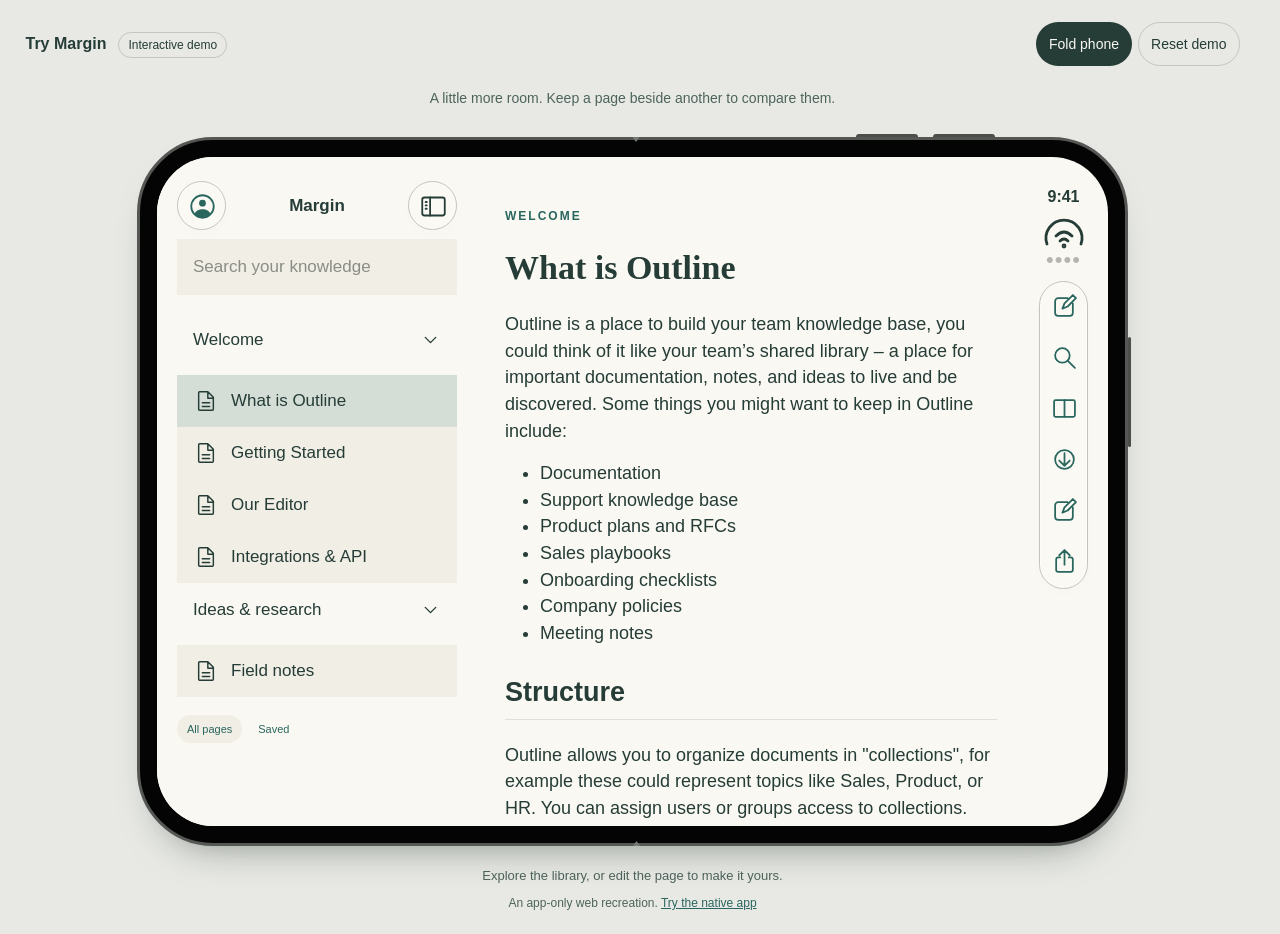
<file: site/demo/index.html>
<!doctype html>
<html lang="en">
<head><meta charset="utf-8"><meta name="viewport" content="width=device-width, initial-scale=1"><title>Try Margin</title><link rel="stylesheet" href="demo.css"></head>
<body>
<main class="demo">
<div class="demo-controls"><div><strong>Try Margin</strong><span class="badge">Interactive demo</span></div><div class="actions"><button id="fold" aria-pressed="false">Fold phone</button><button id="reset">Reset demo</button></div></div>
<p class="hint" id="hint">A little more room. Keep a page beside another to compare them.</p>
<div class="stage"><section class="device" id="device" aria-label="Unfolded phone">
<span class="hinge" aria-hidden="true"></span><div class="screen" id="screen" data-theme="paper">
<div class="workspace" id="workspace">
<aside id="library" aria-label="Document library"><div class="library-heading"><button id="settings-open" aria-label="Settings"></button><strong>Margin</strong><button id="library-toggle" aria-label="Hide library" aria-expanded="true"></button></div><input type="search" id="search" placeholder="Search your knowledge" aria-label="Search documents"><div id="document-list"></div><div class="filter"><button id="all" aria-pressed="true">All pages</button><button id="saved" aria-pressed="false">Saved</button></div><p class="local-note">Your own little workspace.<br>Edits stay in this browser.</p></aside>
<div class="readers" id="readers"><div class="pane-switch" id="pane-switch" hidden><button id="document-tab" aria-pressed="true">Document</button><button id="reference-tab" aria-pressed="false">Reference</button></div><div class="panes"><section class="reader" id="primary" aria-label="Document"></section><section class="reader reference" id="reference" aria-label="Reference" hidden></section></div></div>
</div>
<div class="side-rail"><div class="duo-status" aria-hidden="true"><strong>9:41</strong><svg viewBox="0 0 44 44"><path d="M5 30a18 18 0 1 1 34 0"/><path d="M14 22q8-8 16 0m-12 5q4-4 8 0"/><circle cx="22" cy="32" r="1"/></svg><span>••••</span></div><button id="back-library" class="glass" aria-label="Show library"></button><nav class="rail-actions glass" aria-label="Document actions"><button id="new" aria-label="New document"></button><button id="search-open" aria-label="Search"></button><button id="pin-page" aria-label="Keep beside"></button><button id="save-page" aria-label="Save offline"></button><button id="edit-page" aria-label="Edit document"></button><button id="share-page" aria-label="Share document"></button></nav></div>
<dialog id="settings"><form method="dialog"><div class="dialog-heading"><h2>Settings</h2><button aria-label="Close settings">Done</button></div><p class="eyebrow">Appearance</p><label for="theme">Color theme</label><select id="theme"><option value="system">System</option><option value="paper">Paper</option><option value="sepia">Sepia</option><option value="night">Night</option></select><label for="font-size">Text size <output id="font-value">18 pt</output></label><input id="font-size" type="range" min="14" max="30" step="2" value="18"><div class="preview"><h3>Space for a second thought.</h3><p>Your knowledge, comfortably within reach.</p></div><p class="local-note">This demo uses sample documents. No sign-in needed.</p></form></dialog>
<dialog id="reset-dialog"><form method="dialog"><h2>Start fresh?</h2><p>This removes your demo edits, drafts, saved pages, and appearance choices.</p><div class="actions"><button value="cancel">Cancel</button><button value="reset" class="solid">Reset demo</button></div></form></dialog>
</div></section></div>
<p id="announcement" class="announcement" role="status" aria-live="polite">Explore the library, or edit the page to make it yours.</p>
<p class="caption">An app-only web recreation. <a href="https://testflight.apple.com/join/gPusnWHR" target="_blank" rel="noopener">Try the native app</a></p>
</main><script src="demo.js"></script>
</body></html>
</file>
<file: site/demo/demo.css>
/* App surfaces, then Duo hardware and native chrome matched to Device Hub. */
* {
  box-sizing:border-box;
}

html {
  /* Keep device scaling independent of whether the page needs to scroll. */
  overflow-y:scroll;
  scrollbar-gutter:stable;
}

body {
  margin:0;
  background:#e8ede6;
  color:#253c37;
  font:14px/1.5 -apple-system,BlinkMacSystemFont,"Segoe UI",sans-serif;
}

button,input,select,textarea {
  font:inherit;
}

button,a,input,select,textarea {
  -webkit-tap-highlight-color:transparent;
}

button {
  cursor:pointer;
  min-height:44px;
  border:0;
  background:transparent;
  color:inherit;
  border-radius:10px;
  padding:8px 12px;
}

button:hover {
  background:#29665e15;
}

button:focus-visible,a:focus-visible,input:focus-visible,textarea:focus-visible,select:focus-visible {
  outline:3px solid #488c7e;
  outline-offset:2px;
}

button:disabled {
  opacity:.4;
  cursor:default;
}

[hidden] {
  display:none!important;
}

.demo {
  padding:24px;
  max-width:1250px;
  margin:auto;
}

.demo-controls {
  display:flex;
  align-items:center;
  justify-content:space-between;
  gap:12px;
}

.demo-controls strong {
  font-size:16px;
}

.badge {
  margin-left:12px;
  font-size:12px;
  border:1px solid #253c3733;
  border-radius:20px;
  padding:5px 9px;
}

.actions {
  display:flex;
  gap:6px;
  align-items:center;
}

.demo-controls button {
  border:1px solid #253c3733;
  border-radius:24px;
}

.demo-controls #fold {
  background:#253c37;
  color:#faf8f2;
  border-color:transparent;
}

.hint {
  text-align:center;
  color:#4d645b;
  margin:22px 0;
}

.stage {
  display:flex;
  justify-content:center;
  align-items:flex-start;
  min-width:0;
}

.device {
  width:100%;
  max-width:1080px;
  padding:9px;
  background:#232725;
  border:2px solid #666c66;
  border-radius:39px;
  box-shadow:0 24px 38px -20px #10251c70,0 0 0 1px #202b23;
  transition:max-width .4s ease;
}

.device.folded {
  max-width:390px;
}

.screen {
  --bg:#faf8f2;
  --fg:#253c37;
  --surface:#f1eee5;
  --accent:#29665e;
  --line:#253c3720;
  --muted:#586960;
  background:var(--bg);
  color:var(--fg);
  height:640px;
  border-radius:29px;
  overflow:hidden;
  display:flex;
  flex-direction:column;
  position:relative;
  isolation:isolate;
}

.screen[data-theme=sepia] {
  --bg:#efe2c6;
  --fg:#493b2c;
  --surface:#e6d6b6;
  --muted:#68563f;
  --line:#493b2c25;
}

.screen[data-theme=night] {
  --bg:#172321;
  --fg:#e5eae2;
  --surface:#22332f;
  --accent:#a7cdbb;
  --muted:#b2bdb4;
  --line:#e5eae225;
}

.screen[data-theme=system] {
  --bg:#fff;
  --fg:#1d211f;
  --surface:#f2f3f2;
  --muted:#5a645e;
}

@media(prefers-color-scheme:dark) {
  .screen[data-theme=system] {
    --bg:#172321;
    --fg:#e5eae2;
    --surface:#22332f;
    --accent:#a7cdbb;
    --muted:#b2bdb4;
    --line:#e5eae225;
  }
}

.status-bar {
  height:30px;
  flex-shrink:0;
  display:flex;
  align-items:center;
  justify-content:space-between;
  padding:5px 24px 0;
  font-size:12px;
  font-weight:600;
}

.camera {
  width:8px;
  height:8px;
  background:#202322;
  border-radius:50%;
  box-shadow:0 0 0 3px #7772;
}

.folded .camera {
  width:65px;
  height:18px;
  border-radius:20px;
}

.app-bar {
  display:flex;
  align-items:center;
  padding:3px 12px;
  border-bottom:1px solid var(--line);
  gap:8px;
  flex-shrink:0;
}

.app-bar button {
  font-size:22px;
  color:var(--accent);
}

.app-name {
  font:600 24px Georgia,serif;
  flex:1;
}

.workspace {
  display:flex;
  flex:1;
  min-height:0;
  position:relative;
}

aside {
  width:240px;
  flex-shrink:0;
  border-right:1px solid var(--line);
  background:var(--surface);
  padding:20px 12px;
  overflow:auto;
}

.library-heading {
  font-weight:600;
  padding:0 8px 14px;
}

input[type=search] {
  width:100%;
  padding:10px;
  border:1px solid var(--line);
  border-radius:10px;
  background:var(--bg);
  color:var(--fg);
  min-height:44px;
}

.filter {
  display:flex;
  gap:4px;
  margin:10px 0;
}

.filter button {
  flex:1;
  font-size:13px;
}

.filter button[aria-pressed=true],.pane-switch button[aria-pressed=true] {
  background:var(--bg);
  box-shadow:0 1px 4px #0001;
}

.collection {
  font-size:12px;
  letter-spacing:1px;
  text-transform:uppercase;
  color:var(--muted);
  margin:20px 8px 8px;
}

.document-button {
  display:block;
  text-align:left;
  width:100%;
  margin:3px 0;
  padding:12px;
  line-height:1.4;
}

.document-button[aria-current=page] {
  background:var(--accent);
  color:var(--bg);
}

.document-button small {
  display:block;
  opacity:.8;
  margin-top:3px;
}

.local-note {
  color:var(--muted);
  font-size:12px;
  margin:24px 8px;
  line-height:1.6;
}

.readers {
  flex:1;
  min-width:0;
  display:flex;
  flex-direction:column;
}

.panes {
  display:flex;
  flex:1;
  min-height:0;
}

.reader {
  flex:1;
  min-width:0;
  display:flex;
  flex-direction:column;
}

.reference {
  border-left:1px solid var(--line);
}

.reader-toolbar {
  display:flex;
  align-items:center;
  gap:2px;
  padding:5px 8px;
  min-height:54px;
  border-bottom:1px solid var(--line);
  color:var(--accent);
  flex-shrink:0;
}

.reader-toolbar button {
  padding:6px 9px;
  font-size:13px;
}

.reader-toolbar .spacer {
  flex:1;
}

.reference-label {
  font-size:11px;
  letter-spacing:1px;
}

.page {
  padding:28px;
  overflow:auto;
  flex:1;
  overscroll-behavior:contain;
  scrollbar-width:thin;
}

.eyebrow {
  font-size:11px;
  letter-spacing:1.6px;
  text-transform:uppercase;
  color:var(--accent);
  font-weight:600;
}

.page h1 {
  font:500 32px/1.15 Georgia,serif;
  margin:14px 0 26px;
  overflow-wrap:anywhere;
}

.markdown {
  font-size:var(--reading-size,18px);
  line-height:1.65;
  overflow-wrap:anywhere;
}

.markdown h1,.markdown h2,.markdown h3 {
  font-family:Georgia,serif;
  font-weight:500;
  line-height:1.25;
  margin:24px 0 14px;
}

.markdown h1 {
  font-size:1.65em;
}

.markdown h2 {
  font-size:1.35em;
}

.markdown h3 {
  font-size:1.15em;
}

.markdown p {
  margin:0 0 20px;
}

.markdown ul {
  padding-left:23px;
}

.markdown blockquote {
  margin:20px 0;
  padding:4px 16px;
  border-left:3px solid var(--accent);
  color:var(--muted);
}

.markdown code {
  font-size:.85em;
  background:var(--surface);
  padding:2px 4px;
  border-radius:4px;
}

.markdown a {
  color:var(--accent);
}

.pane-switch {
  padding:5px;
  display:flex;
  background:var(--surface);
}

.pane-switch button {
  flex:1;
  min-height:36px;
}

.home-indicator {
  height:5px;
  width:100px;
  background:var(--fg);
  opacity:.7;
  margin:9px auto 7px;
  border-radius:5px;
  flex-shrink:0;
}

.announcement,.caption {
  text-align:center;
  font-size:13px;
  color:#4d645b;
  margin:20px 0 0;
}

.caption {
  margin-top:8px;
  font-size:12px;
}

.caption a {
  color:#29665e;
}

.solid {
  background:var(--accent)!important;
  color:var(--bg)!important;
}

.screen dialog {
  position:absolute;
  inset:0;
  margin:auto;
  max-width:calc(100% - 32px);
  max-height:calc(100% - 64px);
  width:390px;
  border:1px solid var(--line);
  border-radius:20px;
  background:var(--bg);
  color:var(--fg);
  padding:24px;
  box-shadow:0 20px 70px #0004;
}

.screen dialog::backdrop {
  background:#10251c66;
}

.dialog-heading {
  display:flex;
  justify-content:space-between;
  align-items:center;
}

.dialog-heading h2 {
  font:500 28px Georgia,serif;
  margin:0;
}

.screen label {
  display:block;
  margin:20px 0 8px;
}

.screen select {
  background:var(--surface);
  color:var(--fg);
  border:1px solid var(--line);
  padding:12px;
  border-radius:8px;
  width:100%;
}

.screen input[type=range] {
  width:100%;
  accent-color:var(--accent);
}

output {
  float:right;
  color:var(--muted);
}

.preview {
  background:var(--surface);
  padding:16px;
  border-radius:12px;
  margin-top:22px;
  font-size:var(--reading-size,18px);
}

.preview h3 {
  font:500 24px Georgia,serif;
  margin:0;
}

.editor {
  display:flex;
  flex-direction:column;
  flex:1;
  min-height:0;
  padding:16px;
  gap:12px;
}

.editor input,.editor textarea {
  width:100%;
  border:1px solid var(--line);
  border-radius:8px;
  padding:12px;
  background:var(--bg);
  color:var(--fg);
}

.editor input {
  font:24px Georgia,serif;
}

.editor textarea {
  resize:none;
  flex:1;
  min-height:100px;
  font:15px/1.6 ui-monospace,monospace;
}

.formatting {
  display:flex;
  gap:4px;
  flex-wrap:wrap;
}

.formatting button {
  background:var(--surface);
  min-height:36px;
}

.editor-note {
  font-size:12px;
  color:var(--muted);
  margin:0;
}

.compact aside {
  position:absolute;
  inset:0 auto 0 0;
  width:min(290px,100%);
  z-index:3;
  box-shadow:12px 0 30px #0002;
}

.library-closed aside {
  display:none;
}

.compact .reader-toolbar button {
  font-size:12px;
  padding:6px 8px;
}

.compact .page {
  padding:24px;
}

.empty {
  padding:24px;
  color:var(--muted);
}

@media(max-width:600px) {
  .demo {
    padding:16px 10px;
  }
  .demo-controls {
    flex-wrap:wrap;
    justify-content:center;
  }
  .demo-controls>div:first-child {
    width:100%;
    text-align:center;
  }
  .hint {
    font-size:13px;
    margin:16px 8px;
  }
  .screen {
    height:620px;
  }
  .badge {
    margin-left:8px;
  }
  .device {
    border-radius:32px;
    padding:6px;
  }
  .screen {
    border-radius:24px;
  }
}

@media(prefers-reduced-motion:reduce) {
  .device {
    transition:none;
  }
}

body {
  background:#e8e9e5;
}

.demo {
  padding:22px 18px;
}

.stage {
  position:relative;
  display:block;
  width:100%;
  margin:28px auto 0;
  height:709px;
}

.device {
  position:absolute;
  left:50%;
  margin-left:calc(var(--device-width,991px) / -2);
  max-width:none!important;
  padding:17px;
  background:#030403;
  border:3px solid #555754;
  border-radius:76px;
  transform-origin:top center;
  transition:none;
  box-shadow:0 22px 38px -24px #15251e80;
  overflow:visible;
}

.device:before,.device:after {
  content:"";
  position:absolute;
  z-index:-1;
  background:#4c4e4b;
}

.device:before {
  right:130px;
  top:-6px;
  width:62px;
  height:3px;
  border-radius:3px 3px 0 0;
  box-shadow:-77px 0 #4c4e4b;
}

.device:after {
  right:-6px;
  top:28%;
  height:110px;
  width:3px;
  border-radius:2px;
}

.device .hinge {
  position:absolute;
  left:50%;
  top:-3px;
  bottom:-3px;
  width:7px;
  pointer-events:none;
}

.device .hinge:before,.device .hinge:after {
  content:"";
  position:absolute;
  left:0;
  width:7px;
  height:5px;
  background:#777b76;
  clip-path:polygon(0 0,100% 0,50% 100%);
}

.device .hinge:before {
  top:0;
}

.device .hinge:after {
  bottom:0;
  transform:rotate(180deg);
}

.device.folded {
  padding:9px;
  border-radius:12px 76px 76px 12px;
  box-shadow:-5px 0 0 #3b3d3a,-9px 0 0 #494b48,0 22px 38px -24px #15251e80;
}

.screen {
  width:951px;
  height:669px;
  border-radius:56px;
  display:block;
  overflow:hidden;
}

.folded .screen {
  border-radius:5px 61px 61px 5px;
}

.folded .screen:after {
  content:"";
  position:absolute;
  right:30px;
  top:28px;
  width:36px;
  height:36px;
  background:#000;
  border-radius:50%;
  z-index:5;
  pointer-events:none;
}

.folded .hinge {
  display:none;
}

.device.folded:before {
  right:100px;
}

.workspace {
  position:absolute;
  inset:0 83px 0 0;
  height:100%;
  display:flex;
}

.screen svg {
  width:24px;
  height:24px;
  fill:none;
  stroke:currentColor;
  stroke-width:1.6;
  stroke-linecap:round;
  stroke-linejoin:round;
}

.screen button {
  border-radius:0;
  color:var(--accent);
}

aside {
  width:320px;
  padding:24px 20px 0;
  border:0;
  background:var(--bg);
  scrollbar-width:none;
}

.library-heading {
  height:49px;
  display:flex;
  align-items:center;
  justify-content:space-between;
  padding:0;
  margin-bottom:9px;
  font-size:17px;
  color:var(--fg);
}

.library-heading strong {
  font-weight:600;
}

.library-heading button {
  border:1px solid #c4c3ba;
  border-radius:50%;
  width:49px;
  height:49px;
  padding:11px;
  box-shadow:inset 0 0 0 1px #fff9,0 5px 14px #00000003;
  background:color-mix(in srgb,var(--bg) 86%,white);
}

.library-heading button svg {
  width:27px;
  height:27px;
}

.library-heading #library-toggle {
  color:var(--fg);
}

input[type=search] {
  height:56px;
  border:0;
  border-radius:0;
  background:var(--surface);
  font-size:17px;
  padding:12px 16px;
  margin-top:0;
}

input[type=search]::placeholder {
  color:#898d85;
}

.filter {
  margin:18px 0;
  gap:6px;
}

.filter button {
  min-height:28px;
  font-size:11px;
  padding:3px 10px;
  border-radius:20px;
  flex:none;
  white-space:nowrap;
}

.filter button[aria-pressed=true] {
  box-shadow:none;
  background:var(--surface);
}

.collection {
  display:flex;
  align-items:center;
  justify-content:space-between;
  font-size:17px;
  font-weight:500;
  text-transform:none;
  letter-spacing:0;
  color:var(--fg);
  padding:14px 16px;
  margin:0 0 8px;
  height:54px;
}

.collection svg {
  width:21px;
}

#document-list>.collection:first-child {
  margin-top:18px;
}

.document-button {
  display:flex;
  gap:14px;
  align-items:center;
  min-height:52px;
  background:var(--surface);
  margin:0;
  padding:12px 18px;
  color:var(--fg)!important;
  font-size:17px;
  line-height:1.4;
}

.document-button svg {
  width:22px;
  height:26px;
  flex-shrink:0;
}

.document-button[aria-current=page] {
  background:color-mix(in srgb,var(--accent) 18%,var(--bg));
  color:var(--fg);
}

.document-button small {
  font-size:11px;
}

.local-note {
  display:none;
}

.readers {
  height:100%;
  padding:0;
}

.reader {
  position:relative;
}

.reader-toolbar {
  display:none;
}

.reference .reader-toolbar {
  display:flex;
  min-height:44px;
  height:44px;
  padding:0 20px;
  border:0;
  background:var(--surface);
}

.reference .reader-toolbar button {
  border-radius:20px;
}

.reference {
  border-color:var(--line);
}

.page {
  padding:50px 28px 24px;
  font-size:18px;
  scrollbar-width:none;
}

.page>.eyebrow {
  font-size:12px;
  letter-spacing:2px;
  font-weight:600;
  line-height:18px;
}

.page h1 {
  font:bold 34px/1.15 Georgia,serif;
  margin:23px 0 24px;
}

.markdown {
  font-size:var(--reading-size,18px);
  line-height:1.48;
}

.markdown p {
  margin:0 0 16px;
}

.markdown ul {
  padding-left:35px;
  margin:16px 0 26px;
}

.markdown li {
  padding-left:0;
  margin:0;
}

.markdown h2 {
  font:600 1.5em/1.3 -apple-system,BlinkMacSystemFont,"Segoe UI",sans-serif;
  border-bottom:1px solid var(--line);
  padding-bottom:9px;
  margin-top:28px;
  margin-bottom:22px;
}

.side-rail {
  position:absolute;
  right:20px;
  top:30px;
  bottom:20px;
  width:49px;
  display:flex;
  align-items:center;
  flex-direction:column;
}

.duo-status {
  display:flex;
  flex-direction:column;
  align-items:center;
  color:var(--fg);
  height:94px;
  flex-shrink:0;
}

.duo-status strong {
  font-size:16px;
  line-height:20px;
}

.duo-status svg {
  width:44px;
  height:44px;
  stroke-width:2.8;
  margin-top:7px;
}

.duo-status span {
  font-size:22px;
  line-height:4px;
  letter-spacing:1px;
  color:#b5b6b0;
}

.glass {
  border:1px solid #c4c3ba!important;
  box-shadow:inset 0 0 0 1px #fff9,0 5px 14px #00000003;
  background:color-mix(in srgb,var(--bg) 86%,white);
}

.rail-actions {
  display:flex;
  flex-direction:column;
  border-radius:26px;
  align-items:center;
  padding:0;
  width:49px;
  overflow:hidden;
  flex-shrink:0;
}

.rail-actions button {
  width:47px;
  height:51px;
  min-height:51px;
  padding:12px;
  border-radius:50%;
}

.rail-actions svg {
  width:25px;
  height:25px;
  stroke-width:1.7;
}

.side-rail #back-library {
  display:none;
  flex-shrink:0;
  width:49px;
  height:49px;
  border-radius:50%;
  padding:10px;
  color:var(--fg);
  margin:0 0 11px;
}

.library-closed~.side-rail #back-library {
  display:block;
}

.folded .side-rail {
  top:82px;
}

.folded .duo-status {
  height:92px;
}

.compact .page {
  padding:50px 28px 24px;
}

.compact aside {
  width:100%;
  box-shadow:none;
  padding:24px 20px;
  z-index:4;
}

.compact .collection {
  font-size:17px;
}

.pane-switch {
  margin:14px 16px 0;
  border-radius:12px;
  padding:3px;
  flex-shrink:0;
}

.pane-switch button {
  border-radius:10px;
  min-height:32px;
}

.pane-switch:not([hidden])+.panes .page {
  padding-top:22px;
}

.editing .reader-toolbar {
  display:flex;
}

.editing .side-rail #pin-page,.editing .side-rail #save-page {
  opacity:.3;
  pointer-events:none;
}

.editor {
  padding-top:20px;
}

.editor-note {
  font-size:12px;
}

.editor button {
  border-radius:8px;
}

.screen dialog {
  z-index:10;
}

.screen dialog .local-note {
  display:block;
}

.preview h3 {
  font:500 24px Georgia,serif;
}

.screen dialog button {
  border-radius:10px;
}

.screen dialog .dialog-heading button {
  color:var(--accent);
}

.announcement {
  min-height:20px;
}

.caption {
  font-size:12px;
}

@media(max-width:600px) {
  .demo {
    padding:16px 10px;
  }
  .hint {
    min-height:38px;
  }
  .stage {
    margin-top:16px;
  }
  .device {
    padding:17px;
    border-radius:76px;
  }
  .screen {
    border-radius:56px;
  }
  .device.folded {
    padding:9px;
    border-radius:12px 76px 76px 12px;
  }
  .folded .screen {
    border-radius:5px 61px 61px 5px;
  }
  .announcement {
    margin-top:22px;
  }
}

/* Only the inert visual copies enter 3D space; the live app stays mounted. */
.fold-scene {
  position:absolute;
  inset:0;
  perspective:1800px;
  perspective-origin:50% 45%;
  pointer-events:none;
  z-index:20;
}
.fold-rig {
  position:absolute;
  top:0;
  left:50%;
  width:991px;
  height:709px;
  margin-left:-495.5px;
  transform-origin:50% 0;
  transform-style:preserve-3d;
}
.fold-wing, .fold-stationary {
  position:absolute;
  top:0;
  width:495.5px;
  height:709px;
}
.fold-stationary {
  left:495.5px;
  overflow:hidden;
  border-radius:0 76px 76px 0;
  transform:translateZ(-1px);
}
.fold-wing {
  left:0;
  transform-origin:right center;
  transform-style:preserve-3d;
}
.fold-face {
  position:absolute;
  inset:0;
  overflow:hidden;
  backface-visibility:hidden;
  -webkit-backface-visibility:hidden;
}
.fold-inside {
  border-radius:76px 0 0 76px;
  transform:translateZ(1px);
}
.fold-outside {
  border-radius:12px 76px 76px 12px;
  background:#060706;
  transform:rotateY(180deg) translateZ(2px);
}
.fold-shade, .fold-glint {
  position:absolute;
  inset:0;
  z-index:2;
  pointer-events:none;
}
.fold-shade { background:linear-gradient(90deg,#000a,transparent 85%); }
.fold-glint { background:linear-gradient(110deg,transparent 20%,#fff8 50%,#0005); }
</file>
